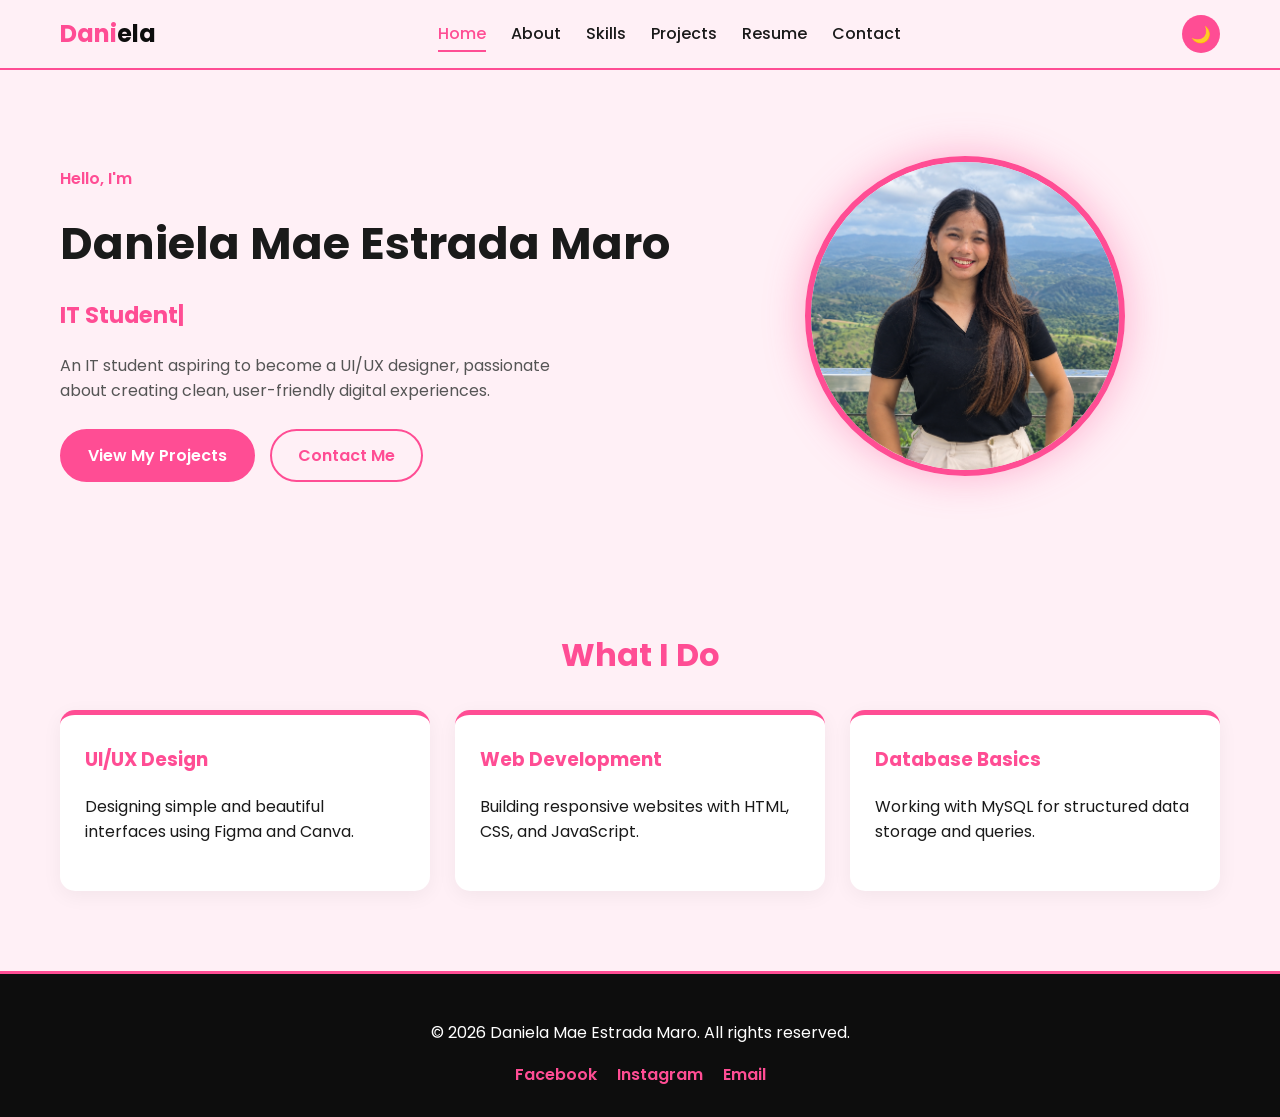
<file: index.html>
<!DOCTYPE html>
<html lang="en">
<head>
  <meta charset="UTF-8">
  <meta name="viewport" content="width=device-width, initial-scale=1.0">
  <title>Daniela Mae Estrada Maro | IT Student Portfolio</title>
  <meta name="description" content="Personal portfolio of Daniela Mae Estrada Maro, IT student and aspiring UI/UX designer.">
  <meta property="og:type" content="website">
  <meta property="og:url" content="https://nielamae9.github.io/My-ITS-300-personal-portfolio-website/">
  <meta property="og:title" content="Daniela Mae Estrada Maro | IT Student Portfolio">
  <meta property="og:description" content="IT student aspiring to become a UI/UX designer.">
  <meta property="og:image" content="https://nielamae9.github.io/My-ITS-300-personal-portfolio-website/images/profile.jpg">
  <meta name="twitter:card" content="summary_large_image">
  <link rel="stylesheet" href="css/style.css">
  <link rel="preconnect" href="https://fonts.googleapis.com">
  <link rel="preconnect" href="https://fonts.gstatic.com" crossorigin>
  <link href="https://fonts.googleapis.com/css2?family=Poppins:wght@300;400;600;700&display=swap" rel="stylesheet">
</head>
<body>
  <header class="navbar">
    <div class="nav-container">
      <a href="admin/login.php" class="logo" aria-label="Admin login" title="Admin login">Dani<span>ela</span></a>
      <nav>
        <ul class="nav-menu" id="navMenu">
          <li><a href="index.html" class="active">Home</a></li>
          <li><a href="about.html">About</a></li>
          <li><a href="skills.html">Skills</a></li>
          <li><a href="projects.html">Projects</a></li>
          <li><a href="resume.html">Resume</a></li>
          <li><a href="contact.html">Contact</a></li>
        </ul>
      </nav>
      <div class="nav-actions">
        <button id="themeToggle" aria-label="Toggle theme">🌙</button>
        <button id="hamburger" class="hamburger" aria-label="Menu"><span></span><span></span><span></span></button>
      </div>
    </div>
  </header>
  <section class="hero">
    <div class="hero-content">
      <p class="greeting">Hello, I'm</p>
      <h1>Daniela Mae Estrada Maro</h1>
      <h2 class="typing-container"><span id="typed-text"></span><span class="cursor">|</span></h2>
      <p class="hero-desc">An IT student aspiring to become a UI/UX designer, passionate about creating clean, user-friendly digital experiences.</p>
      <div class="hero-buttons">
        <a href="projects.html" class="btn btn-primary">View My Projects</a>
        <a href="contact.html" class="btn btn-outline">Contact Me</a>
      </div>
    </div>
    <div class="hero-image">
      <img src="images/profile.jpg" alt="Daniela Mae Estrada Maro">
    </div>
  </section>
  <section class="highlights">
    <h2 class="section-title">What I Do</h2>
    <div class="highlight-grid">
      <div class="card"><h3>UI/UX Design</h3><p>Designing simple and beautiful interfaces using Figma and Canva.</p></div>
      <div class="card"><h3>Web Development</h3><p>Building responsive websites with HTML, CSS, and JavaScript.</p></div>
      <div class="card"><h3>Database Basics</h3><p>Working with MySQL for structured data storage and queries.</p></div>
    </div>
  </section>
  <footer class="footer">
    <p>© 2026 Daniela Mae Estrada Maro. All rights reserved.</p>
    <div class="socials">
      <a href="https://www.facebook.com/daniela.542435" target="_blank" rel="noopener noreferrer">Facebook</a>
      <a href="https://www.instagram.com/da.niela_m" target="_blank" rel="noopener noreferrer">Instagram</a>
      <a href="mailto:nielamae959@gmail.com">Email</a>
    </div>
  </footer>
  <button id="scrollTop" class="scroll-top" aria-label="Scroll to top">↑</button>
  <script src="js/script.js"></script>
</body>
</html>
</file>
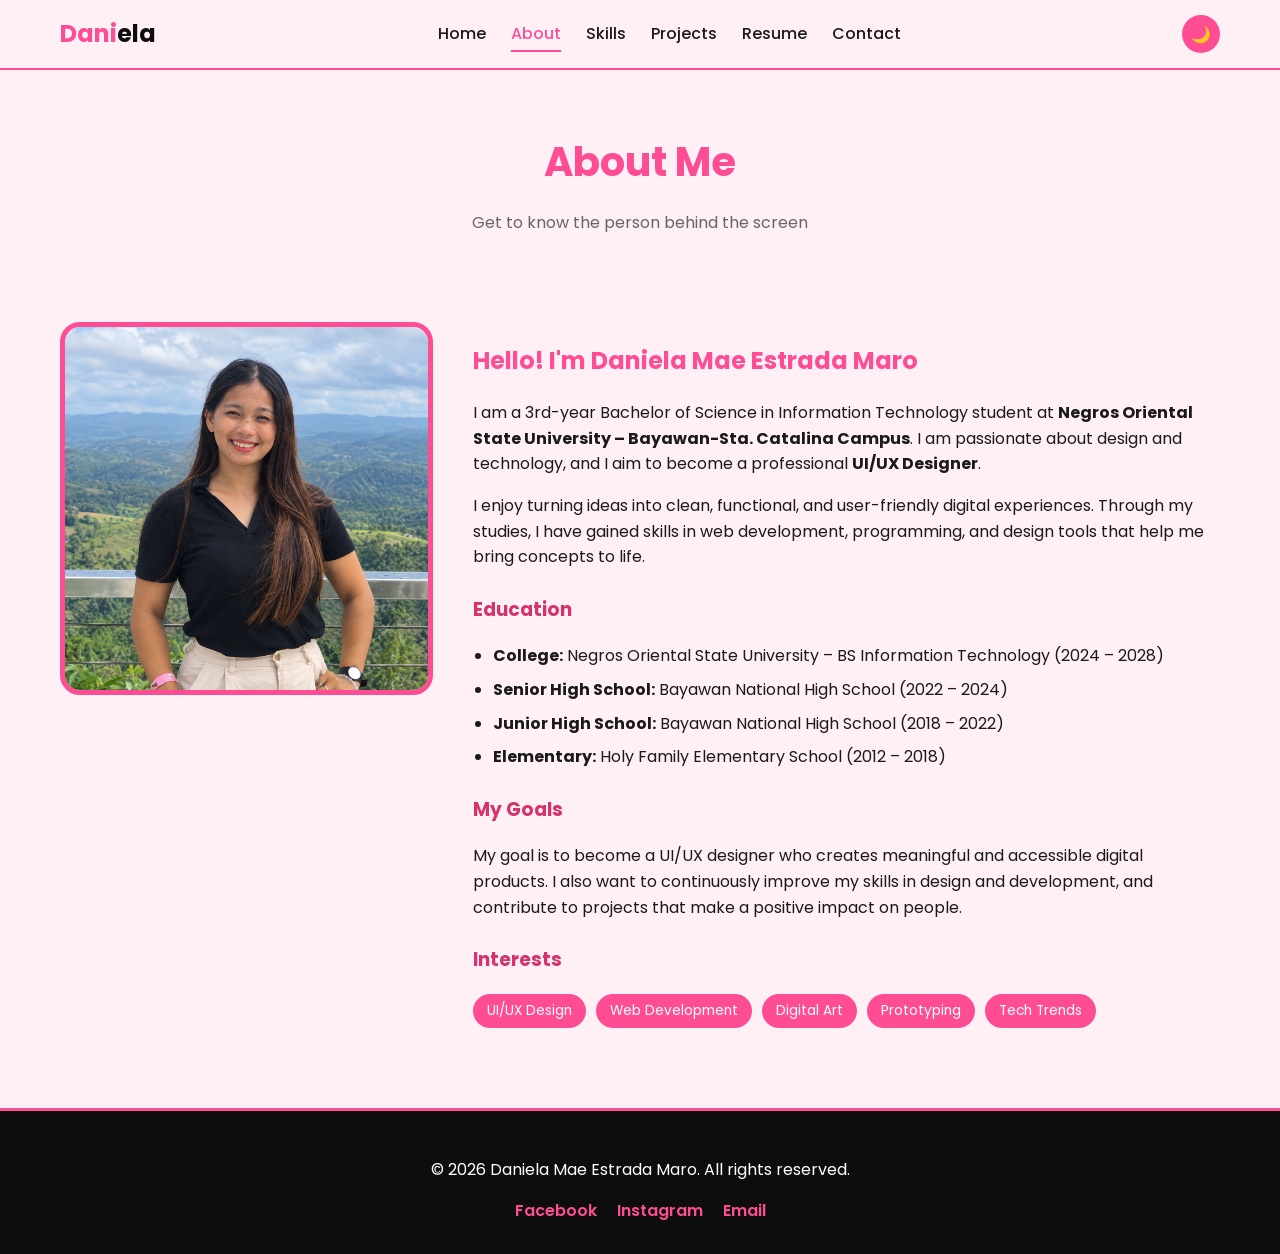
<file: about.html>
<!DOCTYPE html>
<html lang="en">
<head>
  <meta charset="UTF-8" />
  <meta name="viewport" content="width=device-width, initial-scale=1.0" />
  <title>About | Daniela Mae Estrada Maro</title>
  <link rel="stylesheet" href="css/style.css" />
  <link href="https://fonts.googleapis.com/css2?family=Poppins:wght@300;400;600;700&display=swap" rel="stylesheet" />
</head>
<body>

  <header class="navbar">
    <div class="nav-container">
      <a href="admin/login.php" class="logo" aria-label="Admin login" title="Admin login">Dani<span>ela</span></a>
      <nav>
        <ul class="nav-menu" id="navMenu">
          <li><a href="./">Home</a></li>
          <li><a href="about.html" class="active">About</a></li>
          <li><a href="skills.html">Skills</a></li>
          <li><a href="projects.html">Projects</a></li>
          <li><a href="resume.html">Resume</a></li>
          <li><a href="contact.html">Contact</a></li>
        </ul>
      </nav>
      <div class="nav-actions">
        <button id="themeToggle" aria-label="Toggle theme">🌙</button>
        <button id="hamburger" class="hamburger" aria-label="Menu">
          <span></span><span></span><span></span>
        </button>
      </div>
    </div>
  </header>

  <section class="page-header">
    <h1>About Me</h1>
    <p>Get to know the person behind the screen</p>
  </section>

  <section class="about-section">
    <div class="about-image">
      <img src="images/profile.jpg" alt="Daniela" data-profile-image />
    </div>
    <div class="about-text">
      <h2 data-profile-name>Hello! I'm Daniela Mae Estrada Maro</h2>
      <p data-profile-biography>
        I am a 3rd-year Bachelor of Science in Information Technology student at
        <strong>Negros Oriental State University – Bayawan-Sta. Catalina Campus</strong>.
        I am passionate about design and technology, and I aim to become a
        professional <strong>UI/UX Designer</strong>.
      </p>
      <p>
        I enjoy turning ideas into clean, functional, and user-friendly digital
        experiences. Through my studies, I have gained skills in web development,
        programming, and design tools that help me bring concepts to life.
      </p>

      <h3>Education</h3>
      <ul class="info-list">
        <li><strong>College:</strong> Negros Oriental State University – BS Information Technology (2024 – 2028)</li>
        <li><strong>Senior High School:</strong> Bayawan National High School (2022 – 2024)</li>
        <li><strong>Junior High School:</strong> Bayawan National High School (2018 – 2022)</li>
        <li><strong>Elementary:</strong> Holy Family Elementary School (2012 – 2018)</li>
      </ul>

      <h3>My Goals</h3>
      <p>
        My goal is to become a UI/UX designer who creates meaningful and
        accessible digital products. I also want to continuously improve my
        skills in design and development, and contribute to projects that
        make a positive impact on people.
      </p>

      <h3>Interests</h3>
      <div class="tags">
        <span>UI/UX Design</span>
        <span>Web Development</span>
        <span>Digital Art</span>
        <span>Prototyping</span>
        <span>Tech Trends</span>
      </div>
    </div>
  </section>

  <footer class="footer">
    <p>© 2026 Daniela Mae Estrada Maro. All rights reserved.</p>
    <div class="socials">
      <a href="https://www.facebook.com/daniela.542435" target="_blank">Facebook</a>
      <a href="https://www.instagram.com/da.niela_m" target="_blank">Instagram</a>
      <a href="mailto:nielamae959@gmail.com">Email</a>
    </div>
  </footer>

  <button id="scrollTop" class="scroll-top">↑</button>
  <script src="js/about.js"></script>
  <script src="js/script.js"></script>
</body>
</html>
</file>
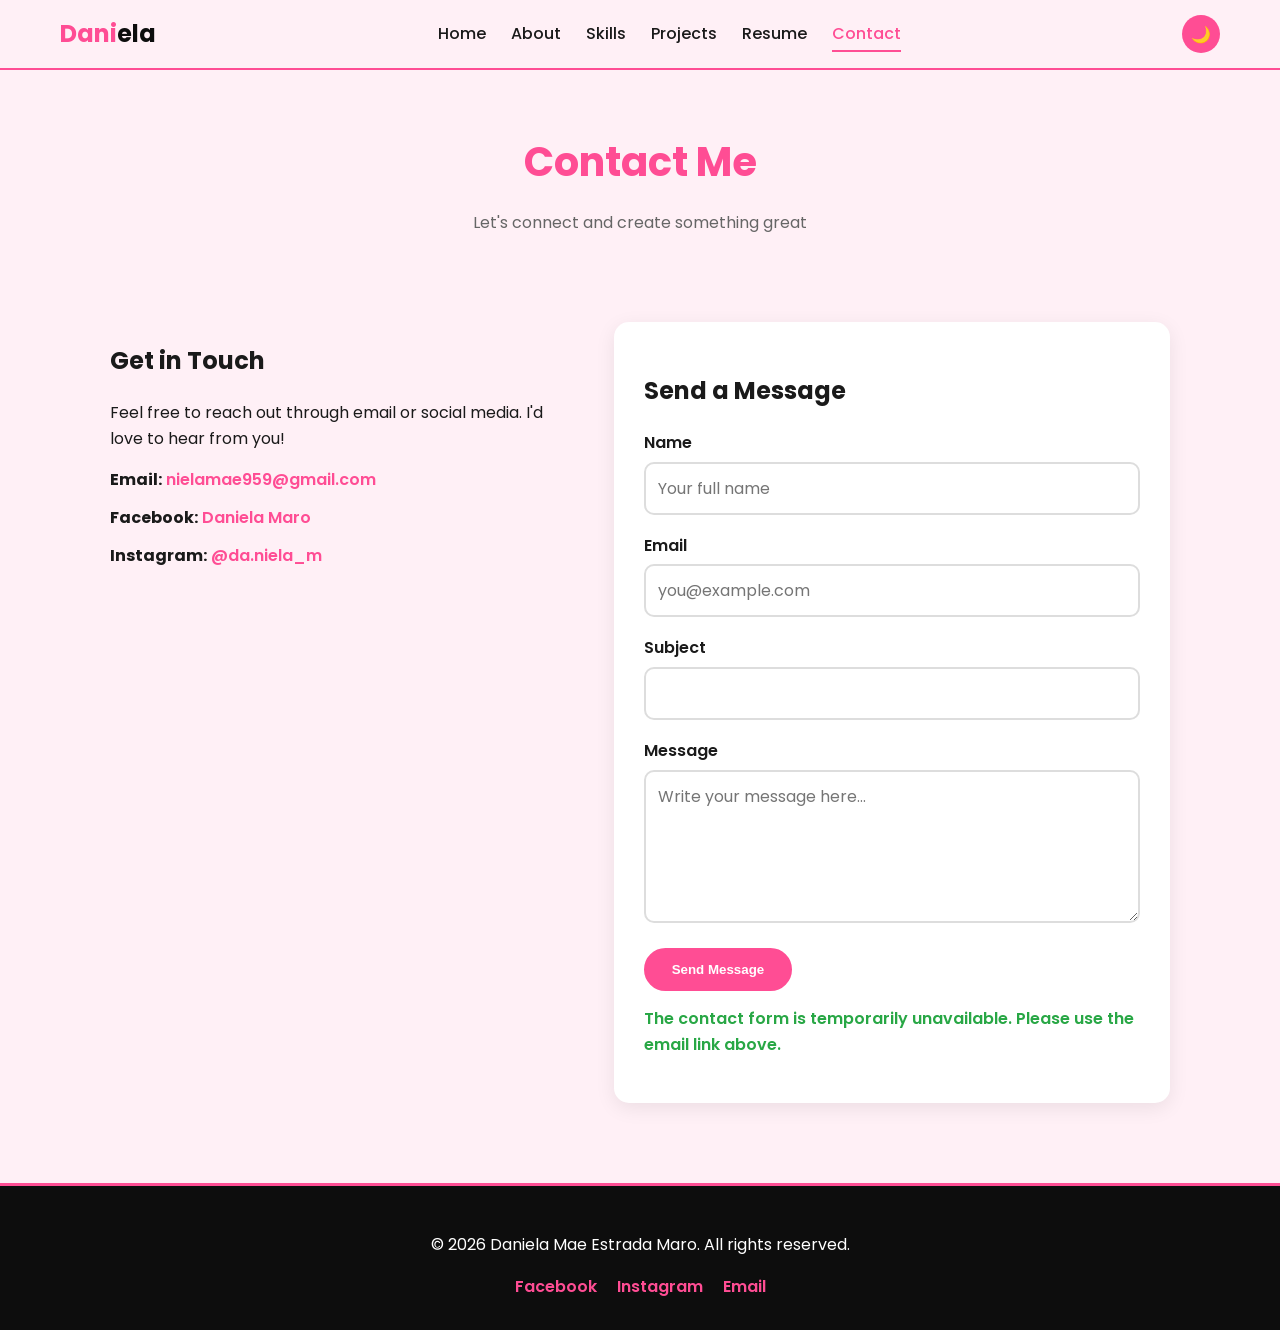
<file: contact.html>
<!DOCTYPE html>
<html lang="en">
<head>
  <meta charset="UTF-8" />
  <meta name="viewport" content="width=device-width, initial-scale=1.0" />
  <title>Contact | Daniela Mae Estrada Maro</title>
  <link rel="stylesheet" href="css/style.css" />
  <link href="https://fonts.googleapis.com/css2?family=Poppins:wght@300;400;600;700&display=swap" rel="stylesheet" />
</head>
<body>

  <header class="navbar">
    <div class="nav-container">
      <a href="admin/login.php" class="logo" aria-label="Admin login" title="Admin login">Dani<span>ela</span></a>
      <nav>
        <ul class="nav-menu" id="navMenu">
          <li><a href="./">Home</a></li>
          <li><a href="about.html">About</a></li>
          <li><a href="skills.html">Skills</a></li>
          <li><a href="projects.html">Projects</a></li>
          <li><a href="resume.html">Resume</a></li>
          <li><a href="contact.html" class="active">Contact</a></li>
        </ul>
      </nav>
      <div class="nav-actions">
        <button id="themeToggle">🌙</button>
        <button id="hamburger" class="hamburger"><span></span><span></span><span></span></button>
      </div>
    </div>
  </header>

  <section class="page-header">
    <h1>Contact Me</h1>
    <p>Let's connect and create something great</p>
  </section>

  <section class="contact-section">
    <div class="contact-info">
      <h2>Get in Touch</h2>
      <p>Feel free to reach out through email or social media. I'd love to hear from you!</p>
      <ul class="contact-list">
        <li><strong>Email:</strong> <a href="mailto:nielamae959@gmail.com">nielamae959@gmail.com</a></li>
        <li><strong>Facebook:</strong> <a href="https://www.facebook.com/daniela.542435" target="_blank">Daniela Maro</a></li>
        <li><strong>Instagram:</strong> <a href="https://www.instagram.com/da.niela_m" target="_blank">@da.niela_m</a></li>
      </ul>
    </div>

    <div class="contact-form-wrapper">
      <h2>Send a Message</h2>
      <form id="contactMessageForm" method="post" action="api/contact.php">
        <input type="hidden" id="contactToken" name="csrf_token" />
        <div aria-hidden="true" style="position:absolute;left:-10000px;">
          <label for="website">Website</label>
          <input type="text" id="website" name="website" tabindex="-1" autocomplete="off" />
        </div>
        <div class="form-group">
          <label for="name">Name</label>
          <input type="text" id="name" name="name" maxlength="120" minlength="2" placeholder="Your full name" required />
          <small class="error" id="nameError"></small>
        </div>
        <div class="form-group">
          <label for="email">Email</label>
          <input type="email" id="email" name="email" maxlength="254" placeholder="you@example.com" required />
          <small class="error" id="emailError"></small>
        </div>
        <div class="form-group">
          <label for="subject">Subject</label>
          <input type="text" id="subject" name="subject" maxlength="180" required />
        </div>
        <div class="form-group">
          <label for="message">Message</label>
          <textarea id="message" name="message" rows="5" minlength="10" maxlength="5000" placeholder="Write your message here..." required></textarea>
          <small class="error" id="messageError"></small>
        </div>
        <button type="submit" class="btn btn-primary">Send Message</button>
        <p class="success-msg" id="successMsg" role="status" aria-live="polite"></p>
      </form>
    </div>
  </section>

  <footer class="footer">
    <p>© 2026 Daniela Mae Estrada Maro. All rights reserved.</p>
    <div class="socials">
      <a href="https://www.facebook.com/daniela.542435" target="_blank">Facebook</a>
      <a href="https://www.instagram.com/da.niela_m" target="_blank">Instagram</a>
      <a href="mailto:nielamae959@gmail.com">Email</a>
    </div>
  </footer>

  <button id="scrollTop" class="scroll-top">↑</button>
  <script src="js/contact.js"></script>
  <script src="js/script.js"></script>
</body>
</html>
</file>
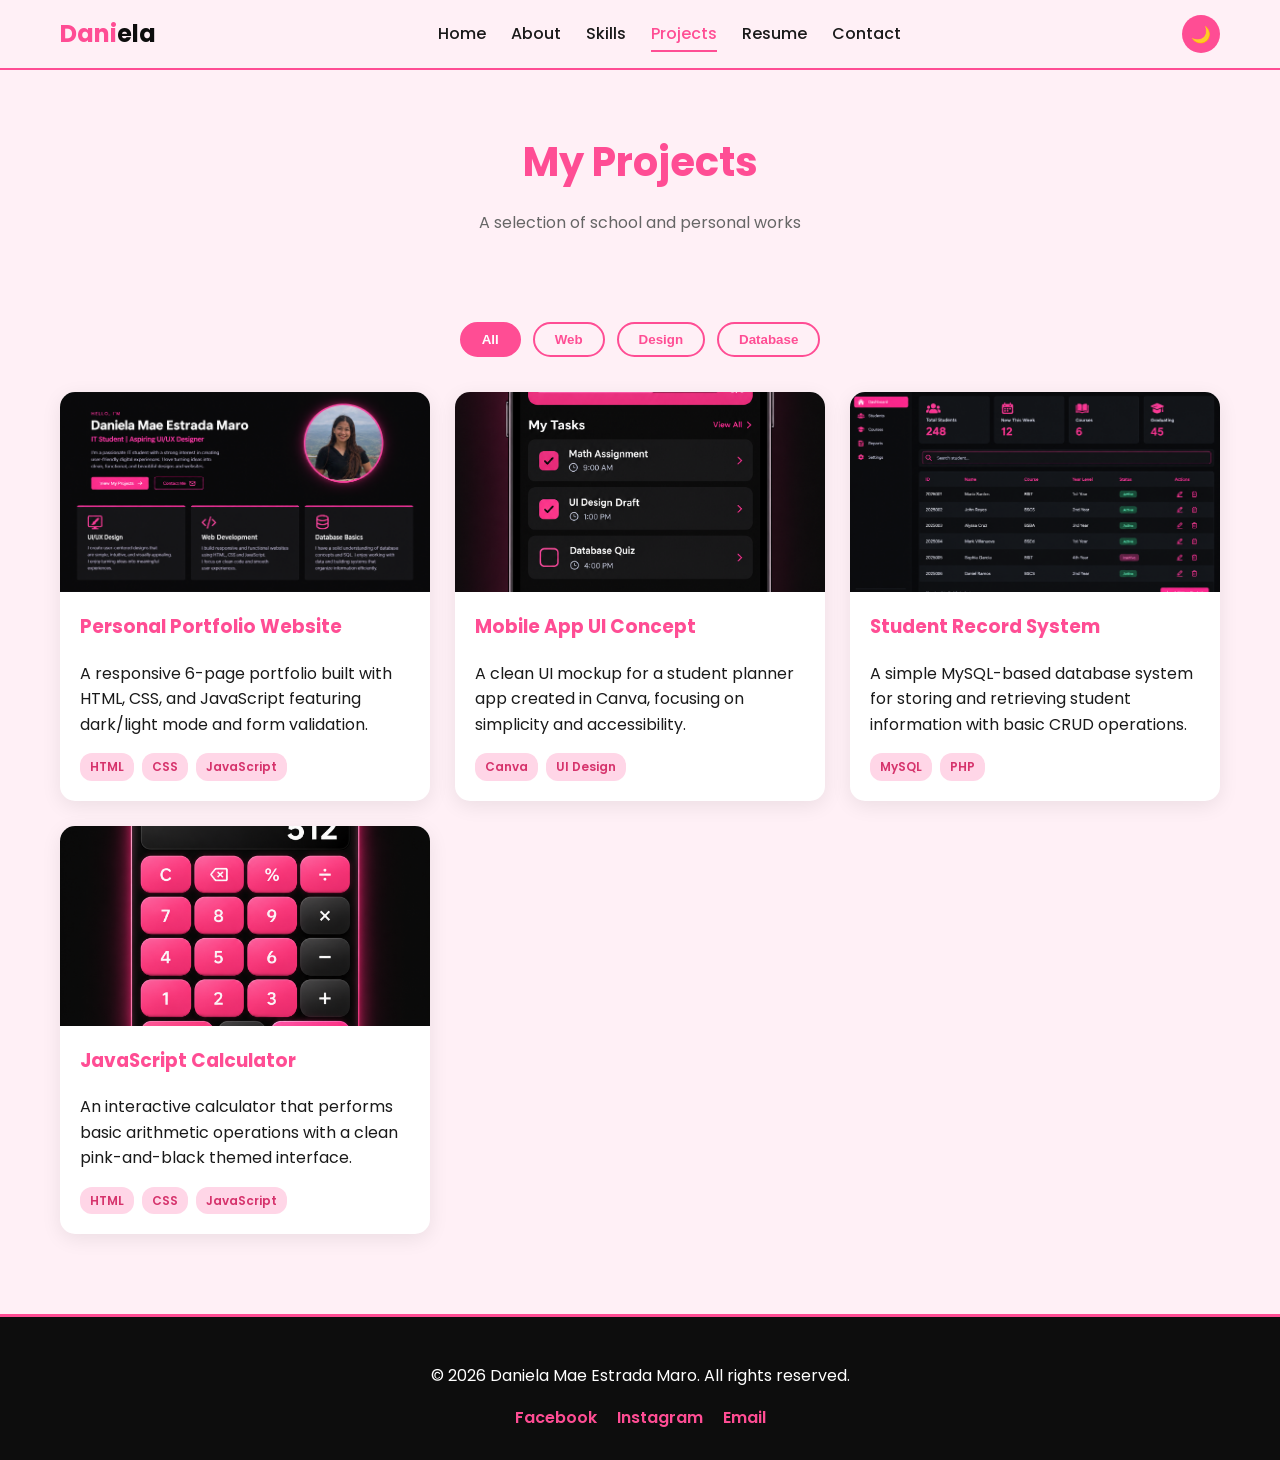
<file: projects.html>
<!DOCTYPE html>
<html lang="en">
<head>
  <meta charset="UTF-8" />
  <meta name="viewport" content="width=device-width, initial-scale=1.0" />
  <title>Projects | Daniela Mae Estrada Maro</title>
  <link rel="stylesheet" href="css/style.css" />
  <link href="https://fonts.googleapis.com/css2?family=Poppins:wght@300;400;600;700&display=swap" rel="stylesheet" />
</head>
<body>

  <header class="navbar">
    <div class="nav-container">
      <a href="admin/login.php" class="logo" aria-label="Admin login" title="Admin login">Dani<span>ela</span></a>
      <nav>
        <ul class="nav-menu" id="navMenu">
          <li><a href="./">Home</a></li>
          <li><a href="about.html">About</a></li>
          <li><a href="skills.html">Skills</a></li>
          <li><a href="projects.html" class="active">Projects</a></li>
          <li><a href="resume.html">Resume</a></li>
          <li><a href="contact.html">Contact</a></li>
        </ul>
      </nav>
      <div class="nav-actions">
        <button id="themeToggle">🌙</button>
        <button id="hamburger" class="hamburger"><span></span><span></span><span></span></button>
      </div>
    </div>
  </header>

  <section class="page-header">
    <h1>My Projects</h1>
    <p>A selection of school and personal works</p>
  </section>

  <section class="projects-section">
    <div class="filter-buttons">
      <button class="filter-btn active" data-filter="all">All</button>
      <button class="filter-btn" data-filter="web">Web</button>
      <button class="filter-btn" data-filter="design">Design</button>
      <button class="filter-btn" data-filter="database">Database</button>
    </div>

    <div class="projects-grid" id="projectsGrid">

      <article class="project-card" data-category="web">
        <img src="images/project1.jpg" alt="Portfolio Website" class="project-img" />
        <div class="project-info">
          <h3>Personal Portfolio Website</h3>
          <p>A responsive 6-page portfolio built with HTML, CSS, and JavaScript featuring dark/light mode and form validation.</p>
          <div class="tech-tags">
            <span>HTML</span><span>CSS</span><span>JavaScript</span>
          </div>
        </div>
      </article>

      <article class="project-card" data-category="design">
        <img src="images/project2.jpg" alt="Mobile App UI Design" class="project-img" />
        <div class="project-info">
          <h3>Mobile App UI Concept</h3>
          <p>A clean UI mockup for a student planner app created in Canva, focusing on simplicity and accessibility.</p>
          <div class="tech-tags">
            <span>Canva</span><span>UI Design</span>
          </div>
        </div>
      </article>

      <article class="project-card" data-category="database">
        <img src="images/project3.jpg" alt="Student Record System" class="project-img" />
        <div class="project-info">
          <h3>Student Record System</h3>
          <p>A simple MySQL-based database system for storing and retrieving student information with basic CRUD operations.</p>
          <div class="tech-tags">
            <span>MySQL</span><span>PHP</span>
          </div>
        </div>
      </article>

      <article class="project-card" data-category="web">
        <img src="images/project4.jpg" alt="Simple Calculator App" class="project-img" />
        <div class="project-info">
          <h3>JavaScript Calculator</h3>
          <p>An interactive calculator that performs basic arithmetic operations with a clean pink-and-black themed interface.</p>
          <div class="tech-tags">
            <span>HTML</span><span>CSS</span><span>JavaScript</span>
          </div>
        </div>
      </article>

    </div>
  </section>

  
  <div class="modal" id="imageModal">
    <span class="modal-close" id="modalClose">&times;</span>
    <img class="modal-content" id="modalImg" alt="Project Preview" />
  </div>

  <footer class="footer">
    <p>© 2026 Daniela Mae Estrada Maro. All rights reserved.</p>
    <div class="socials">
      <a href="https://www.facebook.com/daniela.542435" target="_blank">Facebook</a>
      <a href="https://www.instagram.com/da.niela_m" target="_blank">Instagram</a>
      <a href="mailto:nielamae959@gmail.com">Email</a>
    </div>
  </footer>

  <button id="scrollTop" class="scroll-top">↑</button>
  <script src="js/script.js"></script>
  <script src="js/projects.js"></script>
</body>
</html>
</file>
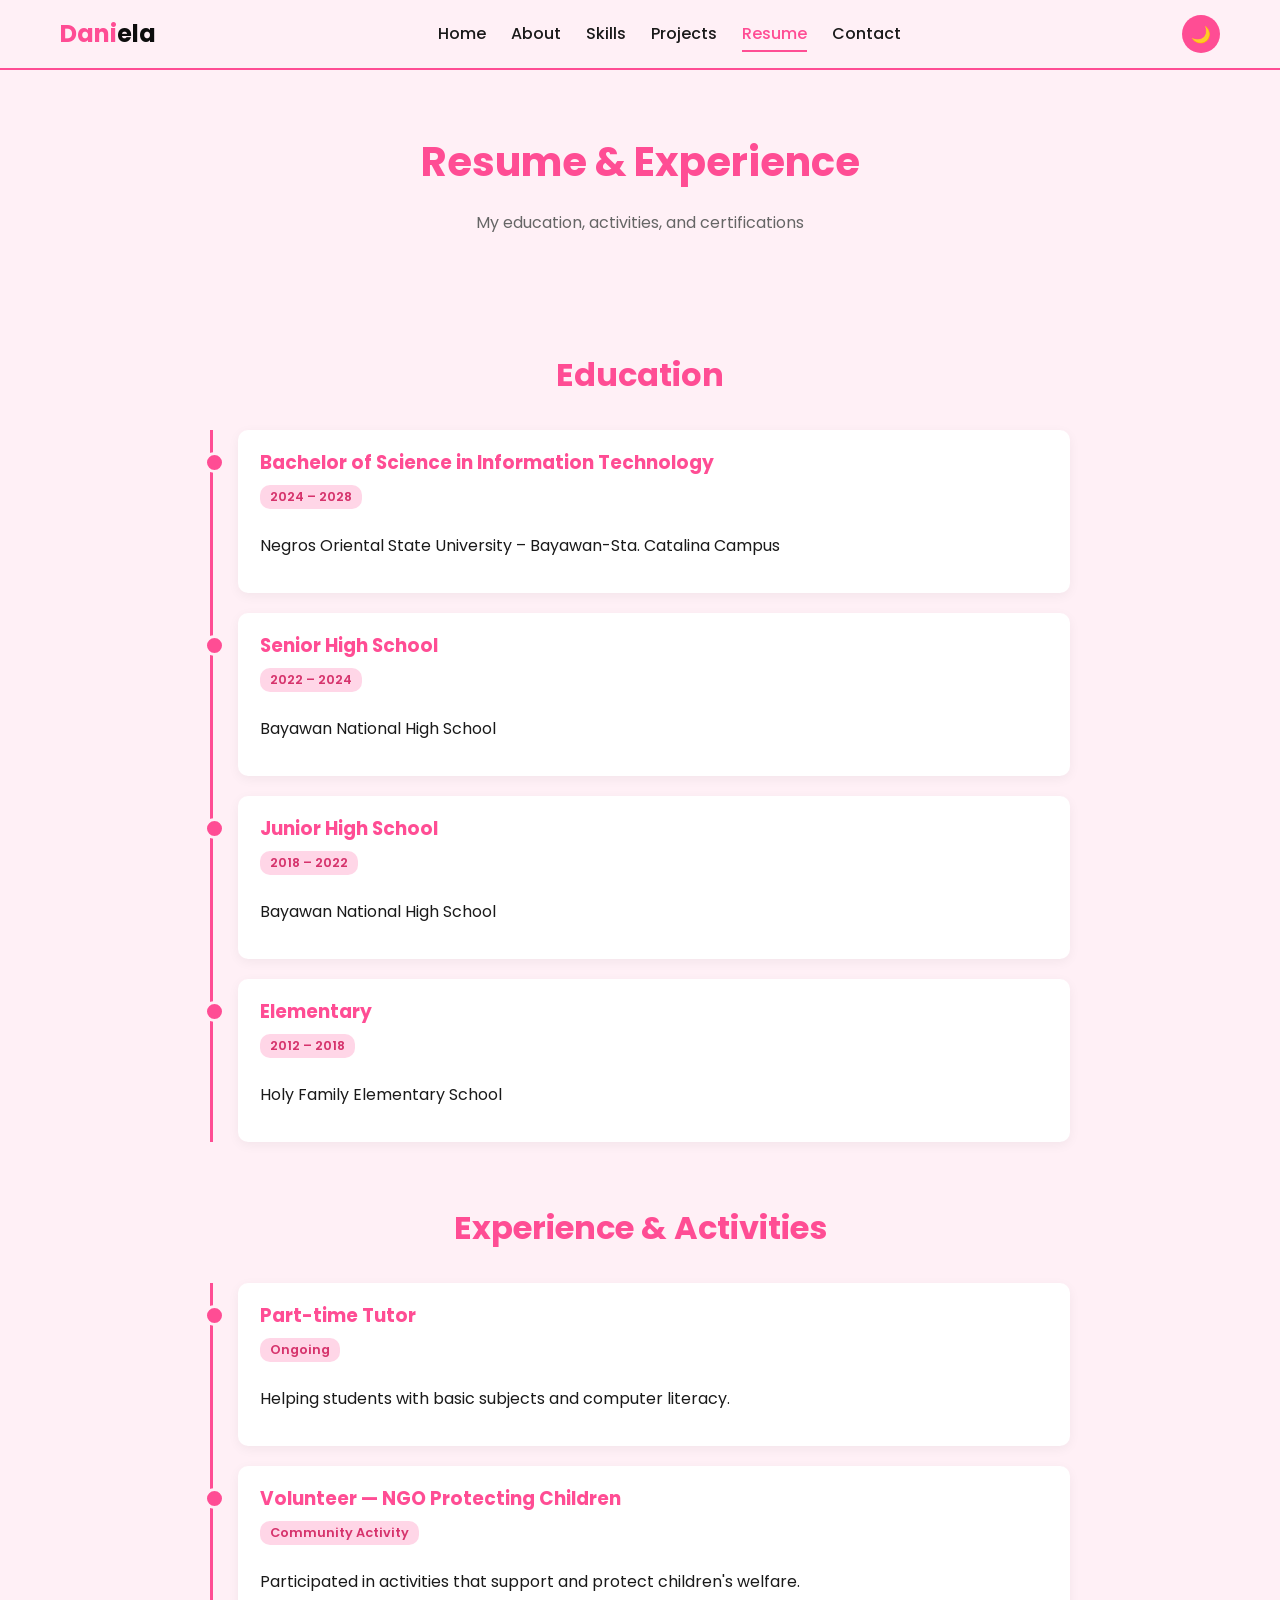
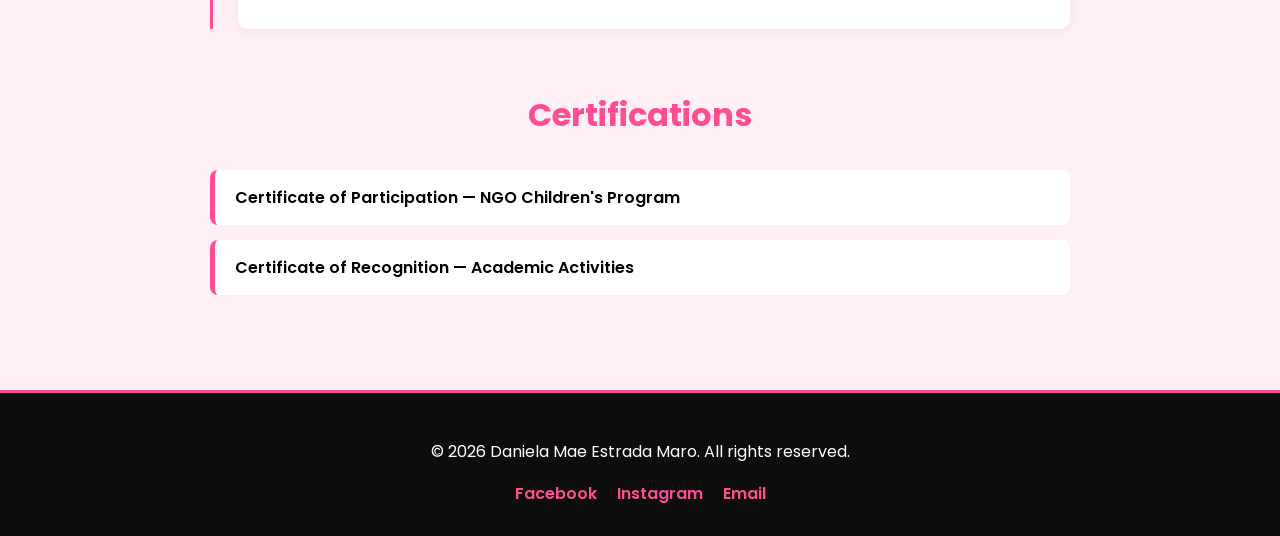
<file: resume.html>
<!DOCTYPE html>
<html lang="en">
<head>
  <meta charset="UTF-8" />
  <meta name="viewport" content="width=device-width, initial-scale=1.0" />
  <title>Resume | Daniela Mae Estrada Maro</title>
  <link rel="stylesheet" href="css/style.css" />
  <link href="https://fonts.googleapis.com/css2?family=Poppins:wght@300;400;600;700&display=swap" rel="stylesheet" />
</head>
<body>

  <header class="navbar">
    <div class="nav-container">
      <a href="admin/login.php" class="logo" aria-label="Admin login" title="Admin login">Dani<span>ela</span></a>
      <nav>
        <ul class="nav-menu" id="navMenu">
          <li><a href="./">Home</a></li>
          <li><a href="about.html">About</a></li>
          <li><a href="skills.html">Skills</a></li>
          <li><a href="projects.html">Projects</a></li>
          <li><a href="resume.html" class="active">Resume</a></li>
          <li><a href="contact.html">Contact</a></li>
        </ul>
      </nav>
      <div class="nav-actions">
        <button id="themeToggle">🌙</button>
        <button id="hamburger" class="hamburger"><span></span><span></span><span></span></button>
      </div>
    </div>
  </header>

  <section class="page-header">
    <h1>Resume & Experience</h1>
    <p>My education, activities, and certifications</p>
  </section>

  <section class="resume-section">
    <h2 class="section-title">Education</h2>
    <div class="timeline" data-education-list>
      <div class="timeline-item">
        <h3>Bachelor of Science in Information Technology</h3>
        <span class="timeline-date">2024 – 2028</span>
        <p>Negros Oriental State University – Bayawan-Sta. Catalina Campus</p>
      </div>
      <div class="timeline-item">
        <h3>Senior High School</h3>
        <span class="timeline-date">2022 – 2024</span>
        <p>Bayawan National High School</p>
      </div>
      <div class="timeline-item">
        <h3>Junior High School</h3>
        <span class="timeline-date">2018 – 2022</span>
        <p>Bayawan National High School</p>
      </div>
      <div class="timeline-item">
        <h3>Elementary</h3>
        <span class="timeline-date">2012 – 2018</span>
        <p>Holy Family Elementary School</p>
      </div>
    </div>

    <h2 class="section-title" style="margin-top: 60px;">Experience & Activities</h2>
    <div class="timeline" data-experience-list>
      <div class="timeline-item">
        <h3>Part-time Tutor</h3>
        <span class="timeline-date">Ongoing</span>
        <p>Helping students with basic subjects and computer literacy.</p>
      </div>
      <div class="timeline-item">
        <h3>Volunteer — NGO Protecting Children</h3>
        <span class="timeline-date">Community Activity</span>
        <p>Participated in activities that support and protect children's welfare.</p>
      </div>
    </div>

    <h2 class="section-title" style="margin-top: 60px;">Certifications</h2>
    <div class="accordion" data-achievement-list>
      <button class="accordion-btn">Certificate of Participation — NGO Children's Program</button>
      <div class="accordion-content">
        <p>Received a certificate for active participation in a non-government organization's program protecting children.</p>
      </div>
      <button class="accordion-btn">Certificate of Recognition — Academic Activities</button>
      <div class="accordion-content">
        <p>Recognized for involvement in school-based IT and academic activities.</p>
      </div>
    </div>
  </section>

  <footer class="footer">
    <p>© 2026 Daniela Mae Estrada Maro. All rights reserved.</p>
    <div class="socials">
      <a href="https://www.facebook.com/daniela.542435" target="_blank">Facebook</a>
      <a href="https://www.instagram.com/da.niela_m" target="_blank">Instagram</a>
      <a href="mailto:nielamae959@gmail.com">Email</a>
    </div>
  </footer>

  <button id="scrollTop" class="scroll-top">↑</button>
  <script src="js/script.js"></script>
  <script src="js/resume.js"></script>
</body>
</html>
</file>
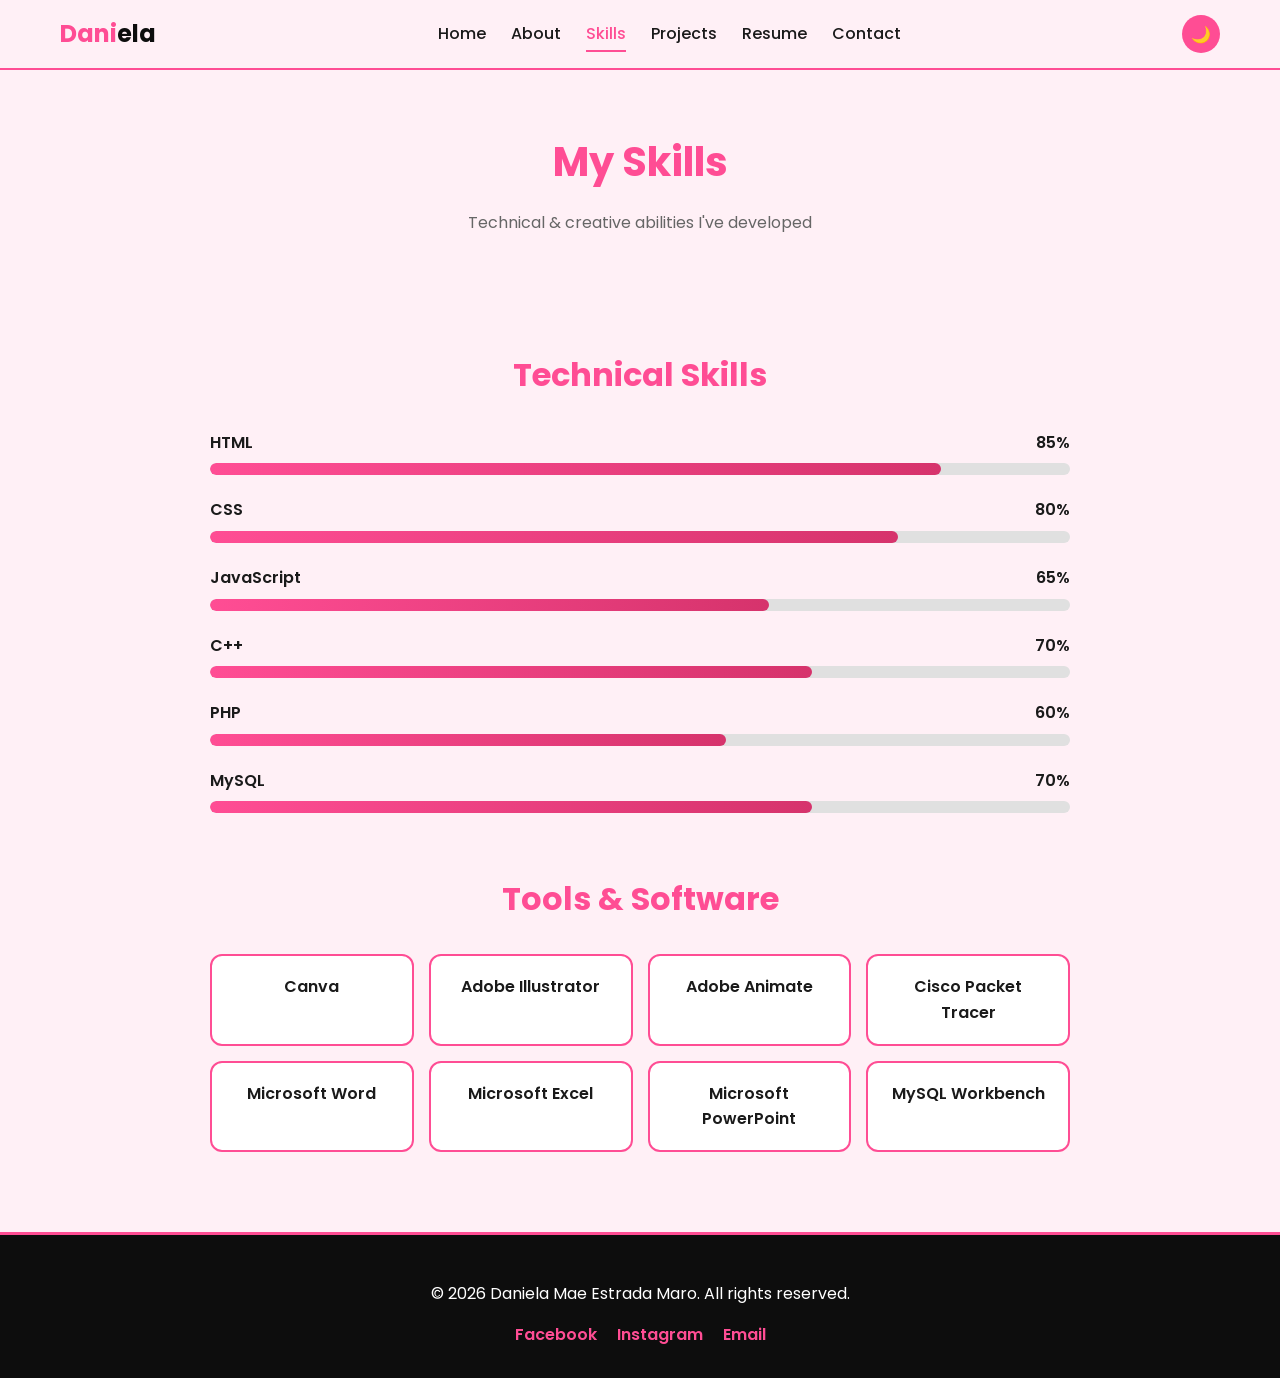
<file: skills.html>
<!DOCTYPE html>
<html lang="en">
<head>
  <meta charset="UTF-8" />
  <meta name="viewport" content="width=device-width, initial-scale=1.0" />
  <title>Skills | Daniela Mae Estrada Maro</title>
  <link rel="stylesheet" href="css/style.css" />
  <link href="https://fonts.googleapis.com/css2?family=Poppins:wght@300;400;600;700&display=swap" rel="stylesheet" />
</head>
<body>

  <header class="navbar">
    <div class="nav-container">
      <a href="admin/login.php" class="logo" aria-label="Admin login" title="Admin login">Dani<span>ela</span></a>
      <nav>
        <ul class="nav-menu" id="navMenu">
          <li><a href="./">Home</a></li>
          <li><a href="about.html">About</a></li>
          <li><a href="skills.html" class="active">Skills</a></li>
          <li><a href="projects.html">Projects</a></li>
          <li><a href="resume.html">Resume</a></li>
          <li><a href="contact.html">Contact</a></li>
        </ul>
      </nav>
      <div class="nav-actions">
        <button id="themeToggle">🌙</button>
        <button id="hamburger" class="hamburger"><span></span><span></span><span></span></button>
      </div>
    </div>
  </header>

  <section class="page-header">
    <h1>My Skills</h1>
    <p>Technical & creative abilities I've developed</p>
  </section>

  <section class="skills-section">
    <h2 class="section-title">Technical Skills</h2>
    <div class="skill-bars" data-dynamic-skills>
      <div class="skill">
        <div class="skill-head"><span>HTML</span><span>85%</span></div>
        <div class="bar"><div class="fill" data-width="85%"></div></div>
      </div>
      <div class="skill">
        <div class="skill-head"><span>CSS</span><span>80%</span></div>
        <div class="bar"><div class="fill" data-width="80%"></div></div>
      </div>
      <div class="skill">
        <div class="skill-head"><span>JavaScript</span><span>65%</span></div>
        <div class="bar"><div class="fill" data-width="65%"></div></div>
      </div>
      <div class="skill">
        <div class="skill-head"><span>C++</span><span>70%</span></div>
        <div class="bar"><div class="fill" data-width="70%"></div></div>
      </div>
      <div class="skill">
        <div class="skill-head"><span>PHP</span><span>60%</span></div>
        <div class="bar"><div class="fill" data-width="60%"></div></div>
      </div>
      <div class="skill">
        <div class="skill-head"><span>MySQL</span><span>70%</span></div>
        <div class="bar"><div class="fill" data-width="70%"></div></div>
      </div>
    </div>

    <h2 class="section-title" style="margin-top: 60px;">Tools & Software</h2>
    <div class="tools-grid" data-dynamic-tools>
      <div class="tool-card">Canva</div>
      <div class="tool-card">Adobe Illustrator</div>
      <div class="tool-card">Adobe Animate</div>
      <div class="tool-card">Cisco Packet Tracer</div>
      <div class="tool-card">Microsoft Word</div>
      <div class="tool-card">Microsoft Excel</div>
      <div class="tool-card">Microsoft PowerPoint</div>
      <div class="tool-card">MySQL Workbench</div>
    </div>
  </section>

  <footer class="footer">
    <p>© 2026 Daniela Mae Estrada Maro. All rights reserved.</p>
    <div class="socials">
      <a href="https://www.facebook.com/daniela.542435" target="_blank">Facebook</a>
      <a href="https://www.instagram.com/da.niela_m" target="_blank">Instagram</a>
      <a href="mailto:nielamae959@gmail.com">Email</a>
    </div>
  </footer>

  <button id="scrollTop" class="scroll-top">↑</button>
  <script src="js/skills.js"></script>
  <script src="js/tools.js"></script>
  <script src="js/script.js"></script>
</body>
</html>
</file>
<file: css/style.css>
:root {
  --pink: #ff4d94;
  --pink-dark: #d6336c;
  --pink-soft: #ffd6e7;
  --black: #0d0d0d;
  --dark-bg: #0d0d0d;
  --dark-card: #1a1a1a;
  --dark-text: #f5f5f5;
  --light-bg: #fff0f6;
  --light-card: #ffffff;
  --light-text: #1a1a1a;
}

body.dark {
  background: var(--dark-bg);
  color: var(--dark-text);
}
body.dark .card,
body.dark .project-card,
body.dark .tool-card,
body.dark .contact-form-wrapper,
body.dark .timeline-item,
body.dark .accordion-btn,
body.dark .accordion-content {
  background: var(--dark-card);
  color: var(--dark-text);
}
body.dark .navbar { background: rgba(13,13,13,0.95); }
body.dark .nav-menu a { color: var(--dark-text); }
body.dark .about-text p,
body.dark .hero-desc { color: #cfcfcf; }

body {
  font-family: 'Poppins', sans-serif;
  background: var(--light-bg);
  color: var(--light-text);
  margin: 0;
  padding: 0;
  line-height: 1.6;
  transition: background 0.3s, color 0.3s;
}

* { box-sizing: border-box; }
img { max-width: 100%; display: block; }
a { text-decoration: none; }


.navbar {
  position: sticky;
  top: 0;
  z-index: 1000;
  background: rgba(255, 240, 246, 0.95);
  backdrop-filter: blur(10px);
  border-bottom: 2px solid var(--pink);
  transition: background 0.3s;
}
.nav-container {
  max-width: 1200px;
  margin: auto;
  display: flex;
  align-items: center;
  justify-content: space-between;
  padding: 15px 20px;
}
.logo {
  font-size: 1.5rem;
  font-weight: 700;
  color: var(--pink);
}
.logo span { color: var(--black); }
body.dark .logo span { color: #fff; }

.nav-menu {
  display: flex;
  list-style: none;
  gap: 25px;
  margin: 0;
  padding: 0;
}
.nav-menu a {
  color: var(--light-text);
  font-weight: 500;
  transition: color 0.3s;
  padding: 5px 0;
  border-bottom: 2px solid transparent;
}
.nav-menu a:hover,
.nav-menu a.active {
  color: var(--pink);
  border-bottom: 2px solid var(--pink);
}

.nav-actions { display: flex; gap: 10px; align-items: center; }
#themeToggle {
  background: var(--pink);
  color: #fff;
  border: none;
  border-radius: 50%;
  width: 38px; height: 38px;
  cursor: pointer;
  font-size: 1rem;
  transition: transform 0.3s;
}
#themeToggle:hover { transform: rotate(20deg) scale(1.1); }

.hamburger {
  display: none;
  flex-direction: column;
  gap: 4px;
  background: none;
  border: none;
  cursor: pointer;
}
.hamburger span {
  width: 25px;
  height: 3px;
  background: var(--pink);
  border-radius: 2px;
}


.hero {
  max-width: 1200px;
  margin: 40px auto;
  padding: 40px 20px;
  display: grid;
  grid-template-columns: 1.2fr 1fr;
  gap: 40px;
  align-items: center;
}
.greeting { color: var(--pink); font-weight: 600; }
.hero h1 { font-size: 2.8rem; margin: 10px 0; }
.hero h2 { font-size: 1.4rem; color: var(--pink); min-height: 2rem; }
.cursor { animation: blink 0.7s infinite; color: var(--pink); }
@keyframes blink { 50% { opacity: 0; } }

.hero-desc { max-width: 500px; color: #555; margin: 15px 0 25px; }

.hero-buttons { display: flex; gap: 15px; flex-wrap: wrap; }
.btn {
  padding: 12px 26px;
  border-radius: 30px;
  font-weight: 600;
  display: inline-block;
  transition: 0.3s;
  cursor: pointer;
  border: 2px solid var(--pink);
}
.btn-primary { background: var(--pink); color: #fff; }
.btn-primary:hover { background: var(--pink-dark); border-color: var(--pink-dark); }
.btn-outline { background: transparent; color: var(--pink); }
.btn-outline:hover { background: var(--pink); color: #fff; }

.hero-image img {
  width: 320px;
  height: 320px;
  object-fit: cover;
  border-radius: 50%;
  border: 6px solid var(--pink);
  box-shadow: 0 0 40px rgba(255, 77, 148, 0.4);
  margin: auto;
}


.section-title {
  text-align: center;
  font-size: 2rem;
  color: var(--pink);
  margin-bottom: 30px;
}
.page-header {
  text-align: center;
  padding: 60px 20px 30px;
}
.page-header h1 { font-size: 2.5rem; color: var(--pink); margin: 0; }
.page-header p { color: #666; }
body.dark .page-header p { color: #bbb; }


.highlights { max-width: 1200px; margin: 60px auto; padding: 20px; }
.highlight-grid {
  display: grid;
  grid-template-columns: repeat(auto-fit, minmax(250px, 1fr));
  gap: 25px;
}
.card {
  background: #fff;
  padding: 30px 25px;
  border-radius: 15px;
  border-top: 5px solid var(--pink);
  box-shadow: 0 5px 20px rgba(0,0,0,0.05);
  transition: transform 0.3s;
}
.card:hover { transform: translateY(-8px); }
.card h3 { color: var(--pink); margin-top: 0; }


.about-section {
  max-width: 1200px;
  margin: 20px auto 60px;
  padding: 20px;
  display: grid;
  grid-template-columns: 1fr 2fr;
  gap: 40px;
  align-items: start;
}
.about-image img {
  border-radius: 20px;
  border: 5px solid var(--pink);
}
.about-text h2 { color: var(--pink); }
.about-text h3 { color: var(--pink-dark); margin-top: 25px; }
.info-list { padding-left: 20px; }
.info-list li { margin-bottom: 8px; }
.tags { display: flex; flex-wrap: wrap; gap: 10px; margin-top: 15px; }
.tags span {
  background: var(--pink);
  color: #fff;
  padding: 6px 14px;
  border-radius: 20px;
  font-size: 0.85rem;
}


.skills-section { max-width: 900px; margin: 20px auto 60px; padding: 20px; }
.skill { margin-bottom: 22px; }
.skill-head { display: flex; justify-content: space-between; font-weight: 600; margin-bottom: 8px; }
.bar {
  background: #e0e0e0;
  height: 12px;
  border-radius: 10px;
  overflow: hidden;
}
body.dark .bar { background: #333; }
.fill {
  height: 100%;
  width: 0;
  background: linear-gradient(90deg, var(--pink), var(--pink-dark));
  border-radius: 10px;
  transition: width 1.2s ease;
}

.tools-grid {
  display: grid;
  grid-template-columns: repeat(auto-fit, minmax(180px, 1fr));
  gap: 15px;
}
.tool-card {
  background: #fff;
  padding: 18px;
  text-align: center;
  border-radius: 12px;
  border: 2px solid var(--pink);
  font-weight: 600;
  transition: 0.3s;
}
.tool-card:hover {
  background: var(--pink);
  color: #fff;
  transform: translateY(-5px);
}


.projects-section { max-width: 1200px; margin: 20px auto 60px; padding: 20px; }
.filter-buttons {
  display: flex;
  justify-content: center;
  flex-wrap: wrap;
  gap: 12px;
  margin-bottom: 35px;
}
.filter-btn {
  background: transparent;
  border: 2px solid var(--pink);
  color: var(--pink);
  padding: 8px 20px;
  border-radius: 25px;
  cursor: pointer;
  font-weight: 600;
  transition: 0.3s;
}
.filter-btn:hover, .filter-btn.active {
  background: var(--pink);
  color: #fff;
}
.projects-grid {
  display: grid;
  grid-template-columns: repeat(auto-fit, minmax(280px, 1fr));
  gap: 25px;
}
.project-card {
  background: #fff;
  border-radius: 15px;
  overflow: hidden;
  box-shadow: 0 5px 20px rgba(0,0,0,0.08);
  transition: transform 0.3s;
}
.project-card:hover { transform: translateY(-8px); }
.project-img { height: 200px; width: 100%; object-fit: cover; cursor: pointer; }
.project-info { padding: 20px; }
.project-info h3 { color: var(--pink); margin-top: 0; }
.tech-tags { display: flex; flex-wrap: wrap; gap: 8px; margin-top: 12px; }
.tech-tags span {
  background: var(--pink-soft);
  color: var(--pink-dark);
  padding: 4px 10px;
  border-radius: 12px;
  font-size: 0.75rem;
  font-weight: 600;
}
body.dark .tech-tags span { background: var(--pink-dark); color: #fff; }


.modal {
  display: none;
  position: fixed;
  z-index: 2000;
  inset: 0;
  background: rgba(0,0,0,0.85);
  justify-content: center;
  align-items: center;
}
.modal.active { display: flex; }
.modal-content {
  max-width: 85%;
  max-height: 85%;
  border-radius: 10px;
  border: 4px solid var(--pink);
}
.modal-close {
  position: absolute;
  top: 25px; right: 40px;
  color: #fff;
  font-size: 3rem;
  cursor: pointer;
}


.resume-section { max-width: 900px; margin: 20px auto 60px; padding: 20px; }
.timeline { border-left: 3px solid var(--pink); padding-left: 25px; }
.timeline-item {
  background: #fff;
  padding: 18px 22px;
  margin-bottom: 20px;
  border-radius: 10px;
  position: relative;
  box-shadow: 0 3px 12px rgba(0,0,0,0.05);
}
.timeline-item::before {
  content: "";
  position: absolute;
  left: -34px; top: 22px;
  width: 15px; height: 15px;
  background: var(--pink);
  border-radius: 50%;
  border: 3px solid var(--light-bg);
}
body.dark .timeline-item::before { border-color: var(--dark-bg); }
.timeline-item h3 { margin: 0 0 5px; color: var(--pink); }
.timeline-date {
  display: inline-block;
  background: var(--pink-soft);
  color: var(--pink-dark);
  padding: 2px 10px;
  border-radius: 10px;
  font-size: 0.8rem;
  font-weight: 600;
  margin-bottom: 8px;
}
body.dark .timeline-date { background: var(--pink-dark); color: #fff; }

.accordion { margin-top: 20px; }
.accordion-btn {
  width: 100%;
  text-align: left;
  background: #fff;
  border: none;
  border-left: 5px solid var(--pink);
  padding: 15px 20px;
  font-size: 1rem;
  font-weight: 600;
  font-family: inherit;
  cursor: pointer;
  margin-bottom: 5px;
  border-radius: 8px;
  transition: 0.3s;
}
.accordion-btn:hover { background: var(--pink-soft); }
.accordion-btn.active { background: var(--pink); color: #fff; }
.accordion-content {
  max-height: 0;
  overflow: hidden;
  background: #fff;
  padding: 0 20px;
  border-radius: 0 0 8px 8px;
  transition: max-height 0.4s ease, padding 0.3s;
  margin-bottom: 10px;
}
.accordion-content.open {
  max-height: 200px;
  padding: 15px 20px;
}


.contact-section {
  max-width: 1100px;
  margin: 20px auto 60px;
  padding: 20px;
  display: grid;
  grid-template-columns: 1fr 1.2fr;
  gap: 40px;
}
.contact-list { list-style: none; padding: 0; }
.contact-list li { margin-bottom: 12px; }
.contact-list a { color: var(--pink); font-weight: 600; }
.contact-form-wrapper {
  background: #fff;
  padding: 30px;
  border-radius: 15px;
  box-shadow: 0 5px 20px rgba(0,0,0,0.08);
}
.form-group { margin-bottom: 18px; }
.form-group label { display: block; margin-bottom: 6px; font-weight: 600; }
.form-group input,
.form-group textarea {
  width: 100%;
  padding: 12px;
  border: 2px solid #ddd;
  border-radius: 10px;
  font-family: inherit;
  font-size: 1rem;
  transition: border 0.3s;
  background: transparent;
  color: inherit;
}
.form-group input:focus,
.form-group textarea:focus {
  outline: none;
  border-color: var(--pink);
}
.error { color: #ff3b3b; font-size: 0.85rem; display: block; margin-top: 4px; }
.success-msg {
  color: #28a745;
  font-weight: 600;
  margin-top: 15px;
}


.footer {
  background: var(--black);
  color: #fff;
  text-align: center;
  padding: 30px 20px;
  border-top: 3px solid var(--pink);
}
.footer .socials { margin-top: 10px; display: flex; justify-content: center; gap: 20px; flex-wrap: wrap; }
.footer .socials a { color: var(--pink); font-weight: 600; }


.scroll-top {
  position: fixed;
  bottom: 30px;
  right: 30px;
  background: var(--pink);
  color: #fff;
  border: none;
  border-radius: 50%;
  width: 48px; height: 48px;
  font-size: 1.3rem;
  cursor: pointer;
  display: none;
  z-index: 999;
  box-shadow: 0 5px 20px rgba(255,77,148,0.5);
  transition: 0.3s;
}
.scroll-top.show { display: block; }
.scroll-top:hover { background: var(--pink-dark); transform: translateY(-5px); }


@media (max-width: 900px) {
  .hero { grid-template-columns: 1fr; text-align: center; }
  .hero-image { order: -1; }
  .hero-desc { margin-left: auto; margin-right: auto; }
  .hero-buttons { justify-content: center; }
  .about-section, .contact-section { grid-template-columns: 1fr; }
}

@media (max-width: 700px) {
  .hamburger { display: flex; }
  .nav-menu {
    position: absolute;
    top: 100%;
    left: 0;
    right: 0;
    background: var(--light-bg);
    flex-direction: column;
    padding: 20px;
    gap: 15px;
    max-height: 0;
    overflow: hidden;
    transition: max-height 0.4s ease, padding 0.4s;
    border-bottom: 2px solid var(--pink);
  }
  body.dark .nav-menu { background: var(--dark-bg); }
  .nav-menu.open { max-height: 400px; padding: 20px; }
  .hero h1 { font-size: 2rem; }
  .hero-image img { width: 220px; height: 220px; }
}
</file>
